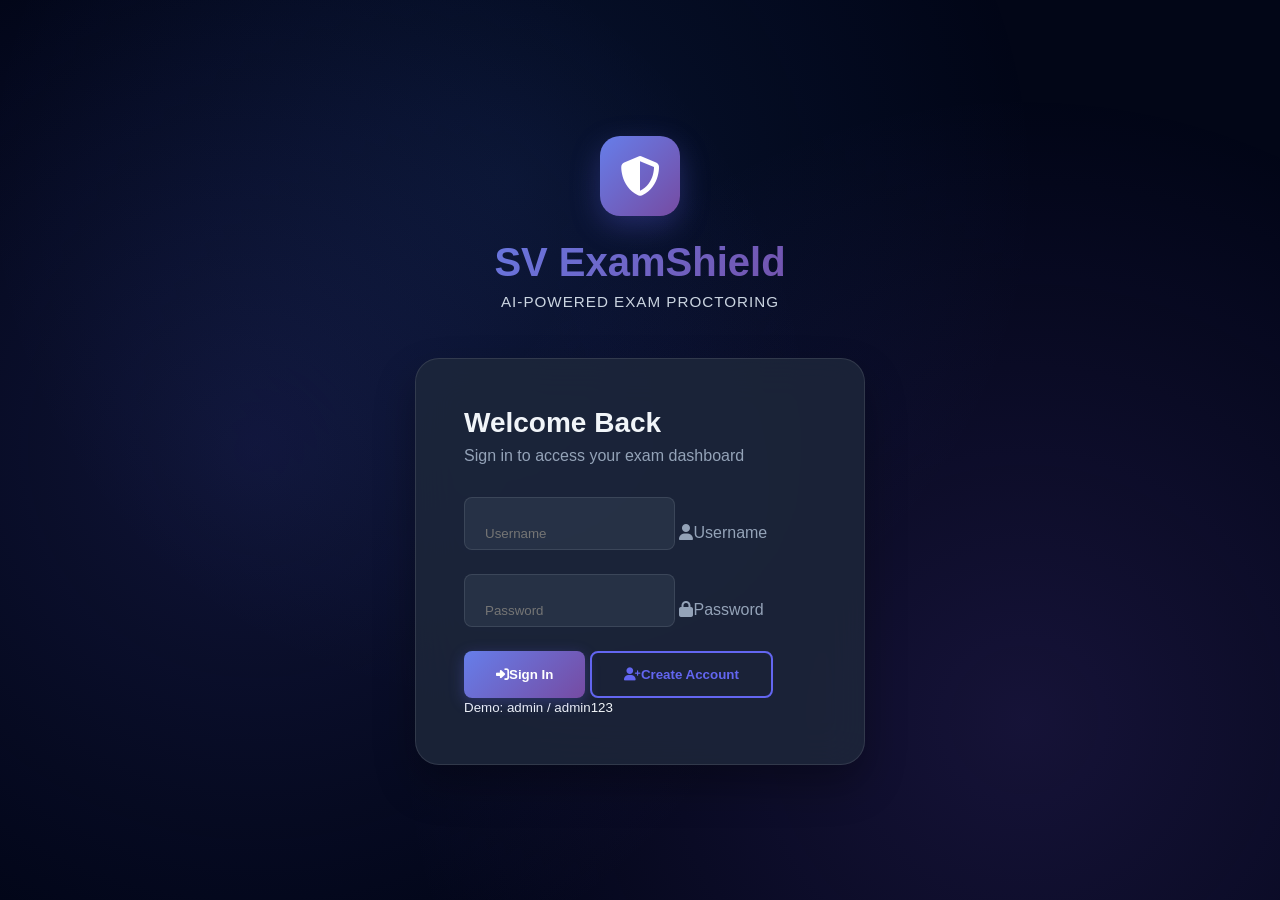
<file: frontend/index.html>
<!DOCTYPE html>
<html lang="en">
<head>
    <meta charset="UTF-8">
    <meta name="viewport" content="width=device-width, initial-scale=1.0">
    <title>SV ExamShield - AI-Powered Proctoring</title>
    
    <!-- Fonts -->
    <link href="C:\Users\vy251\Documents\Vikas\proctoring-system-code\proctoring-system\frontend\css\css2.css" rel="stylesheet">
    
    <!-- Bootstrap 5 -->
    <link href="C:\Users\vy251\Documents\Vikas\proctoring-system-code\proctoring-system\frontend\css\bootstrap.min.css" rel="stylesheet">
    
    <!-- Font Awesome -->
    <link rel="stylesheet" href="https://cdnjs.cloudflare.com/ajax/libs/font-awesome/6.4.0/css/all.min.css">
    
    <!-- Alertify -->
    <link rel="stylesheet" href="C:\Users\vy251\Documents\Vikas\proctoring-system-code\proctoring-system\frontend\css\alertify.min.css"/>
    <link rel="stylesheet" href="C:\Users\vy251\Documents\Vikas\proctoring-system-code\proctoring-system\frontend\css\bootstrap-theme.min.css"/>
    
    <!-- AOS Animations -->
    <link href="C:\Users\vy251\Documents\Vikas\proctoring-system-code\proctoring-system\frontend\css\aos.css" rel="stylesheet">
    
    <style>
        :root {
            /* Modern Color Palette */
            --primary: #6366f1;
            --primary-dark: #4f46e5;
            --primary-light: #818cf8;
            --secondary: #8b5cf6;
            --success: #10b981;
            --danger: #ef4444;
            --warning: #f59e0b;
            --info: #3b82f6;
            
            /* Neutrals */
            --bg-dark: #0f172a;
            --bg-darker: #020617;
            --surface: #1e293b;
            --surface-light: #334155;
            --text-primary: #f1f5f9;
            --text-secondary: #cbd5e1;
            --text-muted: #94a3b8;
            
            /* Gradients */
            --gradient-primary: linear-gradient(135deg, #667eea 0%, #764ba2 100%);
            --gradient-secondary: linear-gradient(135deg, #f093fb 0%, #f5576c 100%);
            --gradient-success: linear-gradient(135deg, #4facfe 0%, #00f2fe 100%);
            --gradient-dark: linear-gradient(180deg, #0f172a 0%, #1e293b 100%);
            
            /* Effects */
            --shadow-sm: 0 1px 3px rgba(0, 0, 0, 0.12);
            --shadow-md: 0 4px 6px rgba(0, 0, 0, 0.15);
            --shadow-lg: 0 10px 25px rgba(0, 0, 0, 0.2);
            --shadow-xl: 0 20px 40px rgba(0, 0, 0, 0.3);
            --shadow-glow: 0 0 30px rgba(99, 102, 241, 0.4);
            
            /* Spacing */
            --border-radius: 16px;
            --border-radius-sm: 8px;
            --border-radius-lg: 24px;
        }
        
        *,
        html {
            margin: 0;
            padding: 0;
            box-sizing: border-box;
        }
        
        body {
            font-family: 'Inter', sans-serif;
            background: var(--bg-darker);
            color: var(--text-primary);
            min-height: 100vh;
            overflow-x: hidden;
            position: relative;
        }
        
        /* Animated Background */
        body::before {
            content: '';
            position: fixed;
            top: 0;
            left: 0;
            width: 100%;
            height: 100%;
            background: 
                radial-gradient(circle at 20% 50%, rgba(99, 102, 241, 0.15) 0%, transparent 50%),
                radial-gradient(circle at 80% 80%, rgba(139, 92, 246, 0.15) 0%, transparent 50%),
                radial-gradient(circle at 40% 20%, rgba(59, 130, 246, 0.1) 0%, transparent 50%);
            animation: backgroundMove 20s ease infinite;
            z-index: 0;
            pointer-events: none;
        }

        #adminPage {
            min-height: 100vh;
            padding-top: 0 !important;
            margin-top: 0 !important;}
  
        @keyframes backgroundMove {
            0%, 100% { transform: scale(1) rotate(0deg); }
            50% { transform: scale(1.1) rotate(180deg); }
        }
        
        /* Container */
        .main-container {
            position: relative;
            z-index: 1;
            min-height: 100vh;
            margin: 0;
            padding: 0;
        }
        
        /* Glassmorphism Cards */
        .glass-card {
            background: rgba(30, 41, 59, 0.7);
            backdrop-filter: blur(20px);
            border: 1px solid rgba(255, 255, 255, 0.1);
            border-radius: var(--border-radius);
            box-shadow: var(--shadow-xl);
            transition: all 0.3s cubic-bezier(0.4, 0, 0.2, 1);
        }
        
        .glass-card:hover {
            transform: translateY(-5px);
            box-shadow: var(--shadow-glow);
            border-color: rgba(99, 102, 241, 0.3);
        }
        
        /* Page Sections */
        .page-section {
             display: none;
            opacity: 0;
            transform: translateY(20px);
            transition: all 0.4s ease;
            margin: 0 !important;
            padding: 0 !important;
        }
        
        .page-section.active {
            display: block;
            opacity: 1;
            transform: translateY(0);
        }
        
        /* ===================== LOGIN PAGE ===================== */
        #loginPage {
            min-height: 100vh;
            align-items: center;
            justify-content: center;
            padding: 20px;
            margin: 0; /* IMPORTANT: Remove any default margin */
        }

        #loginPage.active {
            display: flex;
        }
        
        .login-container {
            max-width: 450px;
            width: 100%;
        }
        
        .brand-logo {
            text-align: center;
            margin-bottom: 3rem;
        }
        
        .brand-logo h1 {
            font-family: 'Space Grotesk', sans-serif;
            font-size: 2.5rem;
            font-weight: 700;
            background: linear-gradient(135deg, #667eea 0%, #764ba2 100%);
            -webkit-background-clip: text;
            -webkit-text-fill-color: transparent;
            background-clip: text;
            margin-bottom: 0.5rem;
        }
        
        .brand-logo .tagline {
            color: var(--text-secondary);
            font-size: 0.95rem;
            letter-spacing: 1px;
        }
        
        .brand-icon {
            width: 80px;
            height: 80px;
            background: var(--gradient-primary);
            border-radius: 20px;
            display: inline-flex;
            align-items: center;
            justify-content: center;
            margin-bottom: 1.5rem;
            box-shadow: 0 10px 30px rgba(99, 102, 241, 0.3);
            animation: float 3s ease-in-out infinite;
        }
        
        @keyframes float {
            0%, 100% { transform: translateY(0px); }
            50% { transform: translateY(-10px); }
        }
        
        .brand-icon i {
            font-size: 2.5rem;
            color: white;
        }
        
        .login-card {
            background: rgba(30, 41, 59, 0.8);
            backdrop-filter: blur(20px);
            border: 1px solid rgba(255, 255, 255, 0.1);
            border-radius: var(--border-radius-lg);
            padding: 3rem;
            box-shadow: var(--shadow-xl);
        }
        
        .login-card h2 {
            font-size: 1.75rem;
            font-weight: 700;
            margin-bottom: 0.5rem;
            color: var(--text-primary);
        }
        
        .login-card p {
            color: var(--text-muted);
            margin-bottom: 2rem;
        }
        
        /* Modern Form Inputs */
        .form-floating {
            margin-bottom: 1.5rem;
        }
        
        .form-floating > .form-control,
        .form-floating > .form-select {
            background: rgba(51, 65, 85, 0.5);
            border: 1px solid rgba(255, 255, 255, 0.1);
            color: var(--text-primary);
            padding-top: 1.75rem; 
            padding-bottom: 0.5rem;
            padding-left: 1.25rem;
            padding-right: 1.25rem;
            border-radius: var(--border-radius-sm);
            transition: all 0.3s ease;
        }
        
        .form-floating > .form-control:focus,
        .form-floating > .form-select:focus {
            background: rgba(51, 65, 85, 0.7);
            border-color: var(--primary);
            box-shadow: 0 0 0 3px rgba(99, 102, 241, 0.2);
        }
        
        .form-floating > label {
            color: var(--text-muted);
        }
        
        /* Gradient Buttons */
        .btn-gradient {
            background: var(--gradient-primary);
            border: none;
            color: white;
            padding: 1rem 2rem;
            font-weight: 600;
            border-radius: var(--border-radius-sm);
            transition: all 0.3s ease;
            box-shadow: 0 4px 15px rgba(99, 102, 241, 0.3);
            position: relative;
            overflow: hidden;
        }
        
        .btn-gradient::before {
            content: '';
            position: absolute;
            top: 0;
            left: -100%;
            width: 100%;
            height: 100%;
            background: linear-gradient(90deg, transparent, rgba(255, 255, 255, 0.2), transparent);
            transition: left 0.5s;
        }
        
        .btn-gradient:hover::before {
            left: 100%;
        }
        
        .btn-gradient:hover {
            transform: translateY(-2px);
            box-shadow: 0 6px 20px rgba(99, 102, 241, 0.4);
        }
        
        .btn-outline-custom {
            border: 2px solid var(--primary);
            color: var(--primary);
            background: transparent;
            padding: 0.875rem 2rem;
            border-radius: var(--border-radius-sm);
            font-weight: 600;
            transition: all 0.3s ease;
        }
        
        .btn-outline-custom:hover {
            background: var(--primary);
            color: white;
            transform: translateY(-2px);
        }
        
        /* ===================== ADMIN PAGE ===================== */
.admin-header {
    background: rgba(30, 41, 59, 0.8);
    backdrop-filter: blur(20px);
    border-bottom: 1px solid rgba(255, 255, 255, 0.1);
    padding: 1.5rem 0;
    margin: 0; /* IMPORTANT: Remove margin */
    position: sticky;
    top: 0;
    z-index: 100;
}
        
        .admin-header h1 {
            font-family: 'Space Grotesk', sans-serif;
            font-size: 1.75rem;
            font-weight: 700;
            background: var(--gradient-primary);
            -webkit-background-clip: text;
            -webkit-text-fill-color: transparent;
            background-clip: text;
        }
        
        .welcome-message {
            color: var(--text-secondary);
            font-size: 0.95rem;
        }
        
        /* Modern Tabs */
        .custom-tabs {
            background: rgba(30, 41, 59, 0.6);
            backdrop-filter: blur(10px);
            border-radius: var(--border-radius);
            padding: 0.75rem;
            display: flex;
            flex-wrap: wrap;
            gap: 0.75rem;
            margin-bottom: 1.75rem;
            overflow-x: auto;
        }
        
        .custom-tabs .nav-link {
            color: var(--text-secondary);
            padding: 0.875rem 1.5rem;
            border-radius: var(--border-radius-sm);
            border: none;
            background: transparent;
            font-weight: 500;
            transition: all 0.3s ease;
            white-space: nowrap;
        }
        
        .custom-tabs .nav-link:hover {
            background: rgba(99, 102, 241, 0.1);
            color: var(--primary-light);
        }
        
        .custom-tabs .nav-link.active {
            background: var(--gradient-primary);
            color: white;
            box-shadow: 0 4px 15px rgba(99, 102, 241, 0.3);
        }
        
        .custom-tabs .nav-link i {
            margin-right: 0.5rem;
        }
        
        /* Tab Content */
        .tab-pane {
            animation: fadeIn 0.5s ease;
            padding: 1rem 0;
        }
        
        .tab-pane .glass-card {
            padding: 2rem;
        }
        
        .tab-content {
            padding-bottom: 1.5rem;
        }
        
        .question-display {
            max-width: 900px;
            margin-left: auto;
            margin-right: auto;
        }
        
        @keyframes fadeIn {
            from { opacity: 0; transform: translateY(10px); }
            to { opacity: 1; transform: translateY(0); }
        }
        
        /* Question Cards */
        .question-card {
            background: rgba(30, 41, 59, 0.6);
            backdrop-filter: blur(10px);
            border: 1px solid rgba(255, 255, 255, 0.1);
            border-radius: var(--border-radius);
            padding: 1.5rem;
            margin-bottom: 1rem;
            transition: all 0.3s ease;
        }
        
        .question-card:hover {
            border-color: rgba(99, 102, 241, 0.3);
            transform: translateX(5px);
        }
        
        /* ===================== EXAM PAGE ===================== */
        .exam-header {
            background: rgba(15, 23, 42, 0.95);
            backdrop-filter: blur(20px);
            border-bottom: 2px solid var(--primary);
            padding: 1rem 0;
            position: sticky;
            top: 0;
            z-index: 1000;
            box-shadow: var(--shadow-lg);
        }
        
        .exam-title {
            font-family: 'Space Grotesk', sans-serif;
            font-size: 1.5rem;
            font-weight: 700;
            background: var(--gradient-primary);
            -webkit-background-clip: text;
            -webkit-text-fill-color: transparent;
            background-clip: text;
        }
        
        .exam-timer {
            font-size: 1.75rem;
            font-weight: 700;
            color: var(--primary-light);
            font-variant-numeric: tabular-nums;
            font-family: 'Space Grotesk', sans-serif;
        }
        
        /* Video Feed */
        .video-container {
            position: relative;
            border-radius: var(--border-radius);
            overflow: hidden;
            box-shadow: var(--shadow-lg);
            border: 2px solid rgba(99, 102, 241, 0.3);
        }
        
        #videoFeed {
            width: 100%;
            height: auto;
            display: block;
            border-radius: var(--border-radius);
        }
        
        .monitoring-badge {
            position: absolute;
            top: 1rem;
            right: 1rem;
            background: rgba(239, 68, 68, 0.9);
            backdrop-filter: blur(10px);
            color: white;
            padding: 0.5rem 1rem;
            border-radius: 50px;
            font-size: 0.875rem;
            font-weight: 600;
            display: flex;
            align-items: center;
            gap: 0.5rem;
            animation: pulse 2s infinite;
        }
        
        @keyframes pulse {
            0%, 100% { opacity: 1; }
            50% { opacity: 0.7; }
        }
        
        .monitoring-badge::before {
            content: '';
            width: 8px;
            height: 8px;
            background: white;
            border-radius: 50%;
            animation: blink 1s infinite;
        }
        
        @keyframes blink {
            0%, 100% { opacity: 1; }
            50% { opacity: 0; }
        }
        
        /* Question Display */
        .question-display {
            background: rgba(30, 41, 59, 0.8);
            backdrop-filter: blur(20px);
            border: 1px solid rgba(255, 255, 255, 0.1);
            border-radius: var(--border-radius-lg);
            padding: 2.5rem;
            margin: 2rem 0;
            box-shadow: var(--shadow-xl);
        }
        
        .question-number {
            display: inline-block;
            background: var(--gradient-primary);
            color: white;
            padding: 0.5rem 1.5rem;
            border-radius: 50px;
            font-weight: 600;
            margin-bottom: 1.5rem;
            font-size: 0.95rem;
        }
        
        .question-text {
            font-size: 1.35rem;
            font-weight: 500;
            color: var(--text-primary);
            line-height: 1.6;
            margin-bottom: 2rem;
        }
        
        /* Modern Option Buttons */
        .options-grid {
            display: grid;
            grid-template-columns: repeat(2, minmax(0, 1fr));
            gap: 1rem;
        }
        
        .option-btn {
            display: flex;
            align-items: center;
            gap: 1rem;
            background: rgba(51, 65, 85, 0.5);
            border: 2px solid rgba(255, 255, 255, 0.1);
            color: var(--text-primary);
            padding: 1.25rem 1.5rem;
            border-radius: var(--border-radius);
            text-align: left;
            font-size: 1.05rem;
            transition: all 0.3s cubic-bezier(0.4, 0, 0.2, 1);
            cursor: pointer;
            position: relative;
            overflow: hidden;
        }
        
        .option-btn::before {
            content: '';
            position: absolute;
            left: 0;
            top: 0;
            height: 100%;
            width: 4px;
            background: var(--primary);
            transform: scaleY(0);
            transition: transform 0.3s ease;
        }
        
        .option-btn:hover {
            background: rgba(99, 102, 241, 0.15);
            border-color: var(--primary);
            transform: translateX(5px);
        }
        
        .option-btn:hover::before {
            transform: scaleY(1);
        }
        
        .option-btn.selected {
            background: rgba(99, 102, 241, 0.2);
            border-color: var(--primary);
            box-shadow: 0 0 20px rgba(99, 102, 241, 0.3);
        }
        
        .option-btn.selected::before {
            transform: scaleY(1);
        }
        
        .option-label {
            display: inline-block;
            width: 40px;
            height: 40px;
            background: var(--gradient-primary);
            border-radius: 50%;
            text-align: center;
            line-height: 40px;
            font-weight: 700;
            margin-right: 1rem;
            color: white;
        }
        
        /* Progress Bar */
        .progress-container {
            background: rgba(30, 41, 59, 0.6);
            backdrop-filter: blur(10px);
            border-radius: var(--border-radius);
            padding: 1.5rem;
            margin-bottom: 2rem;
        }
        
        .progress {
            height: 12px;
            border-radius: 10px;
            background: rgba(51, 65, 85, 0.5);
            overflow: hidden;
        }
        
        .progress-bar {
            background: var(--gradient-primary);
            transition: width 0.5s ease;
            border-radius: 10px;
            position: relative;
            overflow: hidden;
        }
        
        .progress-bar::after {
            content: '';
            position: absolute;
            top: 0;
            left: 0;
            bottom: 0;
            right: 0;
            background: linear-gradient(90deg, transparent, rgba(255, 255, 255, 0.3), transparent);
            animation: shimmer 2s infinite;
        }
        
        @keyframes shimmer {
            0% { transform: translateX(-100%); }
            100% { transform: translateX(100%); }
        }
        
        .progress-stats {
            display: flex;
            justify-content: space-between;
            margin-top: 1rem;
            font-size: 0.95rem;
            color: var(--text-secondary);
        }
        
        /* Navigation Buttons */
        .nav-buttons {
            display: flex;
            gap: 1rem;
            margin-top: 2rem;
        }
        
        .btn-nav {
            flex: 1;
            padding: 1rem;
            border-radius: var(--border-radius);
            font-weight: 600;
            border: none;
            transition: all 0.3s ease;
        }
        
        .btn-previous {
            background: rgba(51, 65, 85, 0.6);
            color: var(--text-secondary);
            border: 1px solid rgba(255, 255, 255, 0.1);
        }
        
        .btn-previous:hover:not(:disabled) {
            background: rgba(51, 65, 85, 0.8);
            color: var(--text-primary);
            transform: translateY(-2px);
        }
        
        .btn-next {
            background: var(--gradient-primary);
            color: white;
            box-shadow: 0 4px 15px rgba(99, 102, 241, 0.3);
        }
        
        .btn-next:hover {
            transform: translateY(-2px);
            box-shadow: 0 6px 20px rgba(99, 102, 241, 0.4);
        }
        
        .btn-submit {
            background: var(--gradient-success);
            color: white;
            box-shadow: 0 4px 15px rgba(16, 185, 129, 0.3);
        }
        
        .btn-submit:hover {
            transform: translateY(-2px);
            box-shadow: 0 6px 20px rgba(16, 185, 129, 0.4);
        }
        
        /* Violations Panel */
        .violations-panel {
            background: rgba(30, 41, 59, 0.6);
            backdrop-filter: blur(10px);
            border: 1px solid rgba(255, 255, 255, 0.1);
            border-radius: var(--border-radius);
            padding: 1.5rem;
            margin-top: 1.5rem;
            max-height: 300px;
            overflow-y: auto;
        }
        
        .violation-item {
            background: rgba(51, 65, 85, 0.5);
            border-left: 4px solid var(--danger);
            padding: 1rem;
            margin-bottom: 0.75rem;
            border-radius: var(--border-radius-sm);
        }
        
        .violation-badge {
            display: inline-block;
            padding: 0.25rem 0.75rem;
            border-radius: 50px;
            font-size: 0.75rem;
            font-weight: 600;
            margin-right: 0.5rem;
        }
        
        .violation-high {
            background: var(--danger);
            color: white;
        }
        
        .violation-medium {
            background: var(--warning);
            color: white;
        }
        
        .violation-low {
            background: var(--info);
            color: white;
        }
        
        /* ===================== RESULTS PAGE ===================== */
        .results-container {
            max-width: 900px;
            margin: 0 auto;
            padding: 3rem 1rem;
        }
        
        .score-card {
            background: var(--gradient-primary);
            border-radius: var(--border-radius-lg);
            padding: 3rem;
            text-align: center;
            margin-bottom: 2rem;
            box-shadow: var(--shadow-glow);
            position: relative;
            overflow: hidden;
        }
        
        .score-card::before {
            content: '';
            position: absolute;
            top: -50%;
            left: -50%;
            width: 200%;
            height: 200%;
            background: radial-gradient(circle, rgba(255, 255, 255, 0.1) 1px, transparent 1px);
            background-size: 50px 50px;
            animation: backgroundScroll 20s linear infinite;
        }
        
        @keyframes backgroundScroll {
            0% { transform: translate(0, 0); }
            100% { transform: translate(50px, 50px); }
        }
        
        .score-value {
            font-size: 5rem;
            font-weight: 800;
            font-family: 'Space Grotesk', sans-serif;
            color: white;
            text-shadow: 0 4px 20px rgba(0, 0, 0, 0.3);
            position: relative;
        }
        
        .score-label {
            font-size: 1.25rem;
            color: rgba(255, 255, 255, 0.9);
            margin-top: 0.5rem;
        }
        
        .stats-grid {
            display: grid;
            grid-template-columns: repeat(auto-fit, minmax(200px, 1fr));
            gap: 1.5rem;
            margin-bottom: 2rem;
        }
        
        .stat-card {
            background: rgba(30, 41, 59, 0.6);
            backdrop-filter: blur(10px);
            border: 1px solid rgba(255, 255, 255, 0.1);
            border-radius: var(--border-radius);
            padding: 1.5rem;
            text-align: center;
            transition: all 0.3s ease;
        }
        
        .stat-card:hover {
            transform: translateY(-5px);
            border-color: var(--primary);
        }
        
        .stat-icon {
            width: 60px;
            height: 60px;
            background: var(--gradient-primary);
            border-radius: 50%;
            display: inline-flex;
            align-items: center;
            justify-content: center;
            margin-bottom: 1rem;
        }
        
        .stat-icon i {
            font-size: 1.5rem;
            color: white;
        }
        
        .stat-value {
            font-size: 2rem;
            font-weight: 700;
            color: var(--text-primary);
        }
        
        .stat-label {
            color: var(--text-muted);
            font-size: 0.95rem;
        }
        
        /* Answer Review */
        .answer-card {
            background: rgba(30, 41, 59, 0.6);
            backdrop-filter: blur(10px);
            border: 1px solid rgba(255, 255, 255, 0.1);
            border-radius: var(--border-radius);
            padding: 1.5rem;
            margin-bottom: 1rem;
            border-left: 4px solid var(--primary);
        }
        
        .answer-card.correct {
            border-left-color: var(--success);
            background: rgba(16, 185, 129, 0.1);
        }
        
        .answer-card.incorrect {
            border-left-color: var(--danger);
            background: rgba(239, 68, 68, 0.1);
        }
        
        /* Responsive Design */
        @media (max-width: 768px) {
            .brand-logo h1 {
                font-size: 2rem;
            }
            
            .login-card {
                padding: 2rem;
            }
            
            .exam-timer {
                font-size: 1.25rem;
            }
            
            .question-text {
                font-size: 1.1rem;
            }
            
            .score-value {
                font-size: 3.5rem;
            }
            
            .stats-grid {
                grid-template-columns: 1fr;
            }
            
            .custom-tabs {
                flex-wrap: nowrap;
                overflow-x: auto;
            }
        }
        
        /* Scrollbar Styling */
        ::-webkit-scrollbar {
            width: 10px;
            height: 10px;
        }
        
        ::-webkit-scrollbar-track {
            background: var(--bg-dark);
        }
        
        ::-webkit-scrollbar-thumb {
            background: var(--primary);
            border-radius: 5px;
        }
        
        ::-webkit-scrollbar-thumb:hover {
            background: var(--primary-dark);
        }
        
        /* Hidden Elements */
        .hidden {
            display: none !important;
        }
        
        /* Loading Animation */
        .loading {
            display: inline-block;
            width: 20px;
            height: 20px;
            border: 3px solid rgba(255, 255, 255, 0.3);
            border-radius: 50%;
            border-top-color: white;
            animation: spin 1s ease-in-out infinite;
        }
        
        @keyframes spin {
            to { transform: rotate(360deg); }
        }
        
        /* Utility Classes */
        .text-gradient {
            background: var(--gradient-primary);
            -webkit-background-clip: text;
            -webkit-text-fill-color: transparent;
            background-clip: text;
        }
        
        .glow {
            box-shadow: var(--shadow-glow);
        }
    </style>
</head>
<body>
    <div class="main-container">
        <!-- ===================== LOGIN PAGE ===================== -->
        <div id="loginPage" class="page-section active">
            <div class="login-container" data-aos="fade-up">
                <div class="brand-logo">
                    <div class="brand-icon">
                        <i class="fas fa-shield-halved"></i>
                    </div>
                    <h1>SV ExamShield</h1>
                    <p class="tagline">AI-POWERED EXAM PROCTORING</p>
                </div>
                
                <div class="login-card" data-aos="fade-up" data-aos-delay="100">
                    <h2>Welcome Back</h2>
                    <p>Sign in to access your exam dashboard</p>
                    
                    <form id="loginForm">
                        <div class="form-floating">
                            <input type="text" class="form-control" id="loginUsername" placeholder="Username" required>
                            <label for="loginUsername"><i class="fas fa-user me-2"></i>Username</label>
                        </div>
                        
                        <div class="form-floating">
                            <input type="password" class="form-control" id="loginPassword" placeholder="Password" required>
                            <label for="loginPassword"><i class="fas fa-lock me-2"></i>Password</label>
                        </div>
                        
                        <button type="submit" class="btn btn-gradient w-100 mb-3">
                            <i class="fas fa-sign-in-alt me-2"></i>Sign In
                        </button>
                        
                        <button type="button" class="btn btn-outline-custom w-100" onclick="showRegister()">
                            <i class="fas fa-user-plus me-2"></i>Create Account
                        </button>
                    </form>
                    
                    <div class="text-center mt-4">
                        <small class="text-muted">
                            Demo: admin / admin123
                        </small>
                    </div>
                </div>
            </div>
        </div>

        <!-- ===================== ADMIN PAGE ===================== -->
        <div id="adminPage" class="page-section">
            <div class="admin-header">
                <div class="container">
                    <div class="d-flex justify-content-between align-items-center">
                    <div>
                        <h1><i class="fas fa-shield-halved me-2"></i>SV ExamShield</h1>
                        <p class="welcome-message mb-0">Admin Dashboard</p>
                    </div>
                    <div>
                        <button class="btn btn-success me-3" onclick="showExamPage()">
                            <i class="fas fa-play-circle me-2"></i>Test Exam
                        </button>
                        <button class="btn btn-outline-custom" onclick="location.reload()">
                            <i class="fas fa-sign-out-alt me-2"></i>Logout
                        </button>
                    </div>
                </div>
                </div>
            </div>
            
            <div class="container mt-4">
                <!-- Navigation Tabs -->
                <ul class="nav custom-tabs" role="tablist" data-aos="fade-down">
                    <li class="nav-item">
                        <a class="nav-link active" data-bs-toggle="tab" href="#generateTab">
                            <i class="fas fa-wand-magic-sparkles"></i>Generate Questions
                        </a>
                    </li>
                    <li class="nav-item">
                        <a class="nav-link" data-bs-toggle="tab" href="#addQuestionTab">
                            <i class="fas fa-plus-circle"></i>Add Question
                        </a>
                    </li>
                    <li class="nav-item">
                        <a class="nav-link" data-bs-toggle="tab" href="#viewQuestionsTab">
                            <i class="fas fa-list"></i>View All Questions
                        </a>
                    </li>
                </ul>
                
                <!-- Tab Content -->
                <div class="tab-content">
                    <!-- Generate Questions Tab -->
                    <div class="tab-pane fade show active" id="generateTab">
                        <div class="glass-card p-4" data-aos="fade-up">
                            <h3 class="mb-4">
                                <i class="fas fa-robot me-2 text-gradient"></i>
                                AI Question Generator
                            </h3>
                            
                            <form id="generateForm">
                                <div class="row">
                                    <div class="col-md-4 mb-3">
                                        <div class="form-floating">
                                            <select class="form-select" id="genSubject" required>
                                                <option value="">Select Subject</option>
                                                <option value="Mathematics">Mathematics</option>
                                                <option value="Data Science">Data Science</option>
                                                <option value="Machine Learning">Machine Learning</option>
                                                <option value="Science">Science</option>
                                            </select>
                                            <label><i class="fas fa-book me-2"></i>Subject</label>
                                        </div>
                                    </div>
                                    
                                    <div class="col-md-4 mb-3">
                                        <div class="form-floating">
                                            <select class="form-select" id="genDifficulty" required>
                                                <option value="easy">Easy</option>
                                                <option value="medium">Medium</option>
                                                <option value="hard">Hard</option>
                                            </select>
                                            <label><i class="fas fa-chart-line me-2"></i>Difficulty</label>
                                        </div>
                                    </div>
                                    
                                    <div class="col-md-4 mb-3">
                                        <div class="form-floating">
                                            <input type="number" class="form-control" id="genCount" min="1" max="20" value="10" required>
                                            <label><i class="fas fa-hashtag me-2"></i>Question Count</label>
                                        </div>
                                    </div>
                                </div>
                                
                                <button type="submit" class="btn btn-gradient btn-lg px-5">
                                    <i class="fas fa-sparkles me-2"></i>Generate Questions
                                </button>
                            </form>
                        </div>
                    </div>
                    
                    <!-- Add Manual Question Tab -->
                    <div class="tab-pane fade" id="addQuestionTab">
                        <div class="glass-card p-4" data-aos="fade-up">
                            <h3 class="mb-4">
                                <i class="fas fa-pen-to-square me-2 text-gradient"></i>
                                Create Custom Question
                            </h3>
                            
                            <form id="manualQuestionForm">
                                <div class="form-floating mb-3">
                                    <textarea class="form-control" id="manQuestion" placeholder="Question" style="height: 100px" required></textarea>
                                    <label><i class="fas fa-question-circle me-2"></i>Question Text</label>
                                </div>
                                
                                <div class="row">
                                    <div class="col-md-6 mb-3">
                                        <div class="form-floating">
                                            <input type="text" class="form-control" id="manOptA" placeholder="Option A" required>
                                            <label><i class="fas fa-circle me-2"></i>Option A</label>
                                        </div>
                                    </div>
                                    <div class="col-md-6 mb-3">
                                        <div class="form-floating">
                                            <input type="text" class="form-control" id="manOptB" placeholder="Option B" required>
                                            <label><i class="fas fa-circle me-2"></i>Option B</label>
                                        </div>
                                    </div>
                                    <div class="col-md-6 mb-3">
                                        <div class="form-floating">
                                            <input type="text" class="form-control" id="manOptC" placeholder="Option C" required>
                                            <label><i class="fas fa-circle me-2"></i>Option C</label>
                                        </div>
                                    </div>
                                    <div class="col-md-6 mb-3">
                                        <div class="form-floating">
                                            <input type="text" class="form-control" id="manOptD" placeholder="Option D" required>
                                            <label><i class="fas fa-circle me-2"></i>Option D</label>
                                        </div>
                                    </div>
                                </div>
                                
                                <div class="form-floating mb-3">
                                    <select class="form-select" id="manCorrect" required>
                                        <option value="A">A</option>
                                        <option value="B">B</option>
                                        <option value="C">C</option>
                                        <option value="D">D</option>
                                    </select>
                                    <label><i class="fas fa-check-circle me-2"></i>Correct Answer</label>
                                </div>
                                
                                <button type="submit" class="btn btn-gradient btn-lg px-5">
                                    <i class="fas fa-save me-2"></i>Save Question
                                </button>
                            </form>
                        </div>
                    </div>
                    
                    <!-- View Questions Tab -->
                    <div class="tab-pane fade" id="viewQuestionsTab">
                        <div class="glass-card p-4" data-aos="fade-up">
                            <div class="d-flex justify-content-between align-items-center mb-4">
                                <h3 class="mb-0">
                                    <i class="fas fa-database me-2 text-gradient"></i>
                                    Question Bank
                                </h3>
                                <button class="btn btn-outline-custom" onclick="loadAllQuestions()">
                                    <i class="fas fa-sync-alt me-2"></i>Refresh
                                </button>
                            </div>
                            
                            <div id="allQuestionsList">
                                <p class="text-muted text-center py-5">
                                    <i class="fas fa-spinner fa-spin me-2"></i>Loading questions...
                                </p>
                            </div>
                        </div>
                    </div>
                </div>
            </div>
        </div>

        <!-- ===================== EXAM PAGE ===================== -->
        <div id="examPage" class="page-section">
            <!-- Exam Header -->
            <div class="exam-header">
                <div class="container">
                    <div class="d-flex justify-content-between align-items-center">
                        <div class="exam-title">
                            <i class="fas fa-clipboard-list me-2"></i>Exam in Progress
                        </div>
                        <div class="exam-timer" id="timer">00:00</div>
                    </div>
                </div>
            </div>
            
            <div class="container my-4">
                <div class="row">
                    <!-- Main Content -->
                    <div class="col-lg-8">
                        <!-- Progress Bar -->
                        <div class="progress-container" data-aos="fade-down">
                            <div class="d-flex justify-content-between mb-2">
                                <span class="text-muted">
                                    Question <span id="currentQuestion">1</span> of <span id="totalQuestions">20</span>
                                </span>
                                <span class="text-muted">
                                    Progress: <span id="progressPercent">0</span>%
                                </span>
                            </div>
                            <div class="progress">
                                <div class="progress-bar" id="progressBar" role="progressbar" style="width: 0%"></div>
                            </div>
                        </div>
                        
                        <!-- Question Display -->
                        <div class="question-display" id="questionContainer" data-aos="fade-up">
                            <!-- Questions will be dynamically inserted here -->
                        </div>
                        
                        <!-- Navigation Buttons -->
                        <div class="nav-buttons" data-aos="fade-up">
                            <button class="btn btn-nav btn-previous" id="prevBtn" onclick="previousQuestion()">
                                <i class="fas fa-arrow-left me-2"></i>Previous
                            </button>
                            <button class="btn btn-nav btn-next" id="nextBtn" onclick="nextQuestion()">
                                Next<i class="fas fa-arrow-right ms-2"></i>
                            </button>
                            <button class="btn btn-nav btn-submit hidden" id="submitBtn" onclick="submitExam()">
                                <i class="fas fa-check-circle me-2"></i>Submit Exam
                            </button>
                        </div>
                    </div>
                    
                    <!-- Sidebar -->
                    <div class="col-lg-4">
                        <!-- Video Feed -->
                        <div class="video-container mb-3" data-aos="fade-left">
                            <video id="videoFeed" autoplay muted playsinline></video>
                            <div class="monitoring-badge">
                                <span>AI Monitoring</span>
                            </div>
                            <canvas id="canvas" style="display:none;"></canvas>
                        </div>
                        
                        <!-- Violations Panel -->
                        <div class="violations-panel" data-aos="fade-left" data-aos-delay="100">
                            <h6 class="mb-3">
                                <i class="fas fa-exclamation-triangle me-2"></i>Violation Log
                            </h6>
                            <div id="violationsList">
                                <p class="text-muted">No violations detected</p>
                            </div>
                        </div>
                    </div>
                </div>
            </div>
        </div>

        <!-- ===================== RESULTS PAGE ===================== -->
        <div id="resultsPage" class="page-section">
            <div class="results-container">
                <!-- Score Card -->
                <div class="score-card" data-aos="zoom-in">
                    <div class="score-value" id="finalScore">0%</div>
                    <div class="score-label">Final Score</div>
                </div>
                
                <!-- Statistics -->
                <div class="stats-grid" data-aos="fade-up">
                    <div class="stat-card">
                        <div class="stat-icon">
                            <i class="fas fa-check-circle"></i>
                        </div>
                        <div class="stat-value" id="correctAnswers">0/0</div>
                        <div class="stat-label">Correct Answers</div>
                    </div>
                    
                    <div class="stat-card">
                        <div class="stat-icon">
                            <i class="fas fa-exclamation-circle"></i>
                        </div>
                        <div class="stat-value" id="totalViolations">0</div>
                        <div class="stat-label">Violations</div>
                    </div>
                    
                    <div class="stat-card">
                        <div class="stat-icon">
                            <i class="fas fa-clock"></i>
                        </div>
                        <div class="stat-value" id="timeTaken">00:00</div>
                        <div class="stat-label">Time Taken</div>
                    </div>
                </div>
                
                <!-- Detailed Results -->
                <div class="glass-card p-4 mb-4" data-aos="fade-up">
                    <h3 class="mb-4">
                        <i class="fas fa-list-check me-2 text-gradient"></i>
                        Answer Review
                    </h3>
                    <div id="detailedResults"></div>
                </div>
                
                <!-- Actions -->
                <div class="text-center" data-aos="fade-up">
                    <button class="btn btn-gradient btn-lg px-5 me-3" onclick="location.reload()">
                        <i class="fas fa-home me-2"></i>Back to Dashboard
                    </button>
                    <button class="btn btn-outline-custom btn-lg px-5" onclick="window.print()">
                        <i class="fas fa-download me-2"></i>Download Results
                    </button>
                </div>
            </div>
        </div>
    </div>

    <!-- Scripts -->
    <script src="C:\Users\vy251\Documents\Vikas\proctoring-system-code\proctoring-system\frontend\js\bootstrap.bundle.min.js"></script>
    <script src="C:\Users\vy251\Documents\Vikas\proctoring-system-code\proctoring-system\frontend\js\alertify.min.js"></script>
    <script src="C:\Users\vy251\Documents\Vikas\proctoring-system-code\proctoring-system\frontend\js\aos.js"></script>
    <script src="C:\Users\vy251\Documents\Vikas\proctoring-system-code\proctoring-system\frontend\app.js"></script>

    
    <script>
        // Initialize AOS
        AOS.init({
            duration: 800,
            easing: 'ease-in-out',
            once: true
        });
    </script>
</body>
</html>
</file>
